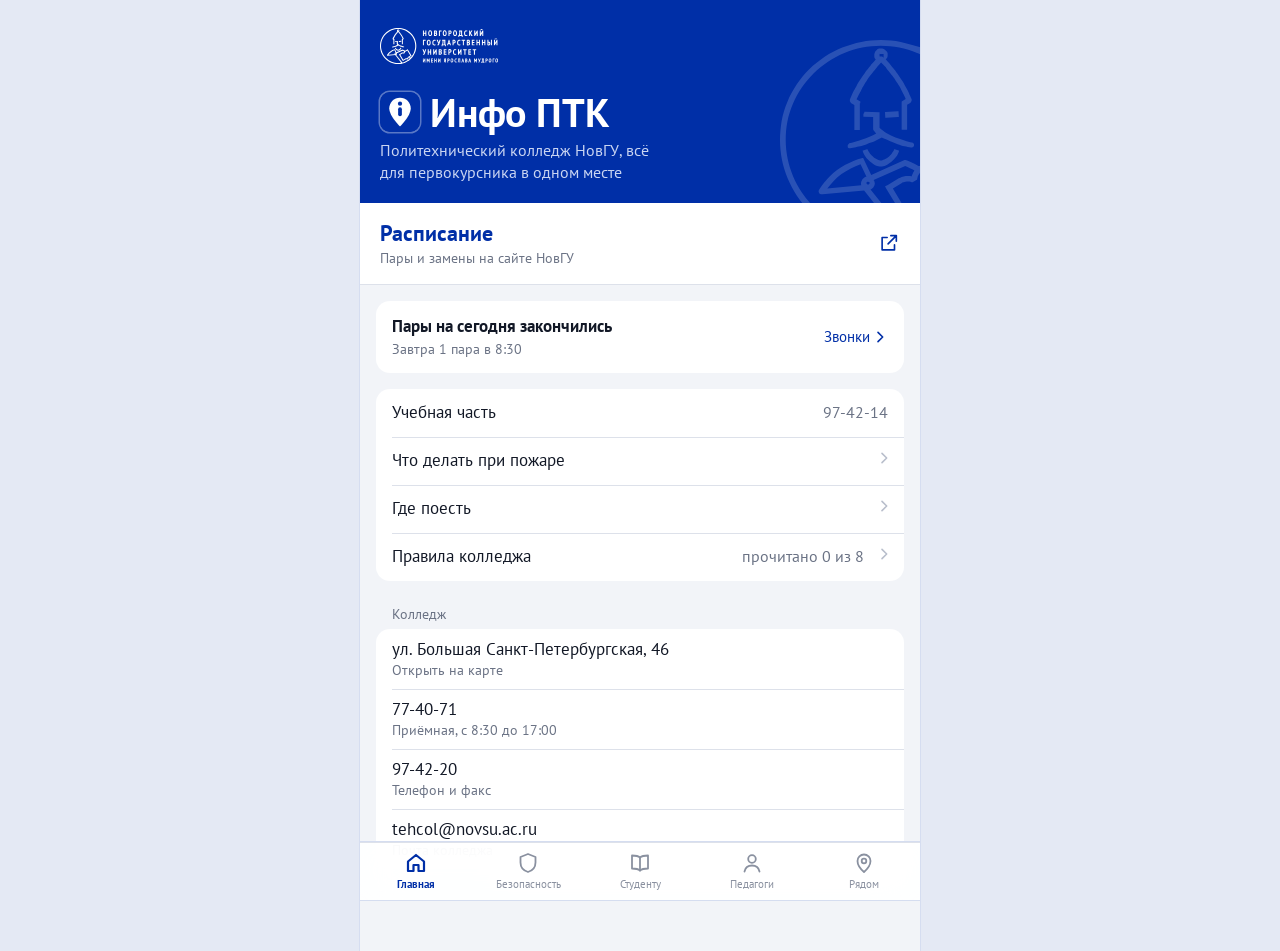
<file: index.html>
<!DOCTYPE html>
<html lang="ru">
<head>
  <meta charset="utf-8">
  <meta name="viewport" content="width=device-width, initial-scale=1, viewport-fit=cover">
  <meta name="theme-color" content="#002FA7">
  <!-- Защита: страница может грузить скрипты только свои и Telegram, картинки и шрифты — только свои -->
  <meta http-equiv="Content-Security-Policy" content="default-src 'self'; script-src 'self' https://telegram.org; style-src 'self' 'unsafe-inline'; img-src 'self' data:; font-src 'self'; connect-src 'self'; object-src 'none'; base-uri 'none'; form-action 'none'">
  <meta name="referrer" content="strict-origin-when-cross-origin">
  <title>Инфо ПТК — твой гид по колледжу</title>
  <link rel="icon" href="img/logo.svg">
  <link rel="preload" href="fonts/ptsans-400-cyrillic.woff2" as="font" type="font/woff2" crossorigin>
  <link rel="stylesheet" href="styles.css?v=202611031534">
</head>
<body>
  <div class="app">
    <!-- Главные экраны (вкладки) -->
    <main id="screens">
      <!-- Появляется, когда раздел открыт по ссылке (например, «Где поесть» с главной) -->
      <header class="detail-bar jump-bar" id="jumpBar" hidden>
        <button class="back" id="jumpBack">
          <svg viewBox="0 0 24 24" aria-hidden="true"><path d="M15 5l-7 7 7 7"/></svg>
          Назад
        </button>
      </header>
      <section class="screen" id="view-home"></section>
      <section class="screen" id="view-safety" hidden></section>
      <section class="screen" id="view-rules" hidden></section>
      <section class="screen" id="view-people" hidden></section>
      <section class="screen" id="view-nearby" hidden></section>
    </main>

    <!-- Экран подробностей: открывается поверх вкладки -->
    <section class="detail" id="detail" hidden>
      <header class="detail-bar">
        <button class="back" id="backBtn">
          <svg viewBox="0 0 24 24" aria-hidden="true"><path d="M15 5l-7 7 7 7"/></svg>
          Назад
        </button>
      </header>
      <div class="detail-body" id="detailBody"></div>
    </section>

    <nav class="tabs" role="tablist" aria-label="Разделы">
      <button role="tab" data-view="home" aria-selected="true">
        <svg viewBox="0 0 24 24" aria-hidden="true"><path d="M4 10.5L12 4l8 6.5V20h-5.5v-6h-5v6H4z"/></svg>
        <span>Главная</span>
      </button>
      <button role="tab" data-view="safety" aria-selected="false">
        <svg viewBox="0 0 24 24" aria-hidden="true"><path d="M12 3l7.5 3v5.5c0 4.6-3.2 8.2-7.5 9.5-4.3-1.3-7.5-4.9-7.5-9.5V6L12 3z"/></svg>
        <span>Безопасность</span>
      </button>
      <button role="tab" data-view="rules" aria-selected="false">
        <svg viewBox="0 0 24 24" aria-hidden="true"><path d="M12 6.5C10.3 5 7.8 4.5 4 4.5v13c3.8 0 6.3.5 8 2 1.7-1.5 4.2-2 8-2v-13c-3.8 0-6.3.5-8 2z"/><path d="M12 6.5v13"/></svg>
        <span>Студенту</span>
      </button>
      <button role="tab" data-view="people" aria-selected="false">
        <svg viewBox="0 0 24 24" aria-hidden="true"><circle cx="12" cy="8" r="3.8"/><path d="M4.5 20.5c.8-3.9 3.9-6 7.5-6s6.7 2.1 7.5 6"/></svg>
        <span>Педагоги</span>
      </button>
      <button role="tab" data-view="nearby" aria-selected="false">
        <svg viewBox="0 0 24 24" aria-hidden="true"><path d="M12 21s-6.5-5.6-6.5-11a6.5 6.5 0 0113 0c0 5.4-6.5 11-6.5 11z"/><circle cx="12" cy="10" r="2.3"/></svg>
        <span>Рядом</span>
      </button>
    </nav>
  </div>

  <script src="data.js?v=202611031534"></script>
  <script src="app.js?v=202611031534"></script>
</body>
</html>
</file>
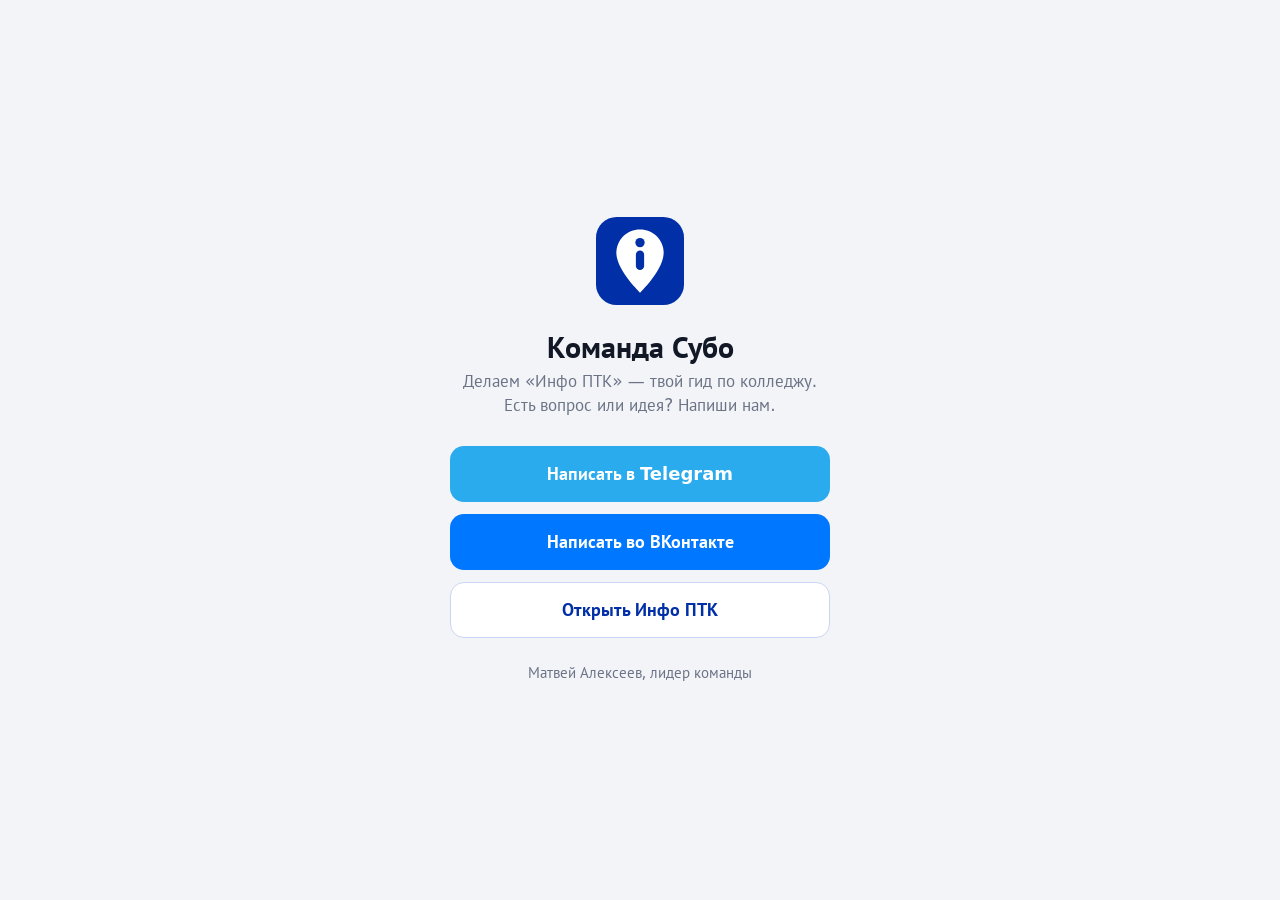
<file: team.html>
<!DOCTYPE html>
<html lang="ru">
<head>
  <meta charset="utf-8">
  <meta name="viewport" content="width=device-width, initial-scale=1, viewport-fit=cover">
  <meta name="theme-color" content="#002FA7">
  <!-- Страница для QR-кода «Связь с командой»: одна ссылка — два способа написать. Без скриптов. -->
  <meta http-equiv="Content-Security-Policy" content="default-src 'none'; style-src 'unsafe-inline'; img-src 'self'; font-src 'self'; base-uri 'none'; form-action 'none'">
  <title>Связь с командой Инфо ПТК</title>
  <link rel="icon" href="img/logo.svg">
  <style>
    @font-face { font-family: "PT Sans"; src: url(fonts/ptsans-400-cyrillic.woff2) format("woff2"); font-weight: 400; }
    @font-face { font-family: "PT Sans"; src: url(fonts/ptsans-700-cyrillic.woff2) format("woff2"); font-weight: 700; }
    * { box-sizing: border-box; }
    body {
      margin: 0; min-height: 100vh; display: flex; align-items: center; justify-content: center;
      background: #F2F4F8; color: #121826; font-family: "PT Sans", system-ui, sans-serif;
    }
    main { width: 100%; max-width: 420px; padding: 32px 20px; text-align: center; }
    .logo { width: 88px; height: 88px; }
    h1 { margin: 18px 0 4px; font-size: 30px; }
    p { margin: 0; color: #6B7385; font-size: 17px; line-height: 1.4; }
    .links { display: grid; gap: 12px; margin-top: 28px; }
    a.btn {
      display: flex; align-items: center; justify-content: center; gap: 10px; height: 56px;
      border-radius: 14px; font-size: 18px; font-weight: 700; text-decoration: none; color: #FFFFFF;
    }
    .tg { background: #2AABEE; }
    .vk { background: #0077FF; }
    .app { background: #FFFFFF; color: #002FA7 !important; border: 1.5px solid #C9D5F2; }
    .who { margin-top: 24px; font-size: 15px; }
  </style>
</head>
<body>
  <main>
    <img class="logo" src="img/logo.svg" alt="Инфо ПТК">
    <h1>Команда Субо</h1>
    <p>Делаем «Инфо ПТК» — твой гид по колледжу. Есть вопрос или идея? Напиши нам.</p>
    <div class="links">
      <a class="btn tg" href="https://t.me/tademmmm">Написать в Telegram</a>
      <a class="btn vk" href="https://vk.ru/mateualex">Написать во ВКонтакте</a>
      <a class="btn app" href="./">Открыть Инфо ПТК</a>
    </div>
    <p class="who">Матвей Алексеев, лидер команды</p>
  </main>
</body>
</html>
</file>
<file: styles.css>
/* Шрифт PT Sans (ParaType, лицензия OFL) лежит у нас — без запросов к Google */
@font-face {
  font-family: "PT Sans";
  font-style: normal;
  font-weight: 400;
  font-display: swap;
  src: url("fonts/ptsans-400-cyrillic.woff2") format("woff2");
  unicode-range: U+0301, U+0400-045F, U+0490-0491, U+04B0-04B1, U+2116;
}

@font-face {
  font-family: "PT Sans";
  font-style: normal;
  font-weight: 400;
  font-display: swap;
  src: url("fonts/ptsans-400-latin.woff2") format("woff2");
  unicode-range: U+0000-00FF, U+0131, U+0152-0153, U+02BB-02BC, U+02C6, U+02DA, U+02DC, U+0304, U+0308, U+0329, U+2000-206F, U+20AC, U+2122, U+2191, U+2193, U+2212, U+2215, U+FEFF, U+FFFD;
}

@font-face {
  font-family: "PT Sans";
  font-style: normal;
  font-weight: 700;
  font-display: swap;
  src: url("fonts/ptsans-700-cyrillic.woff2") format("woff2");
  unicode-range: U+0301, U+0400-045F, U+0490-0491, U+04B0-04B1, U+2116;
}

@font-face {
  font-family: "PT Sans";
  font-style: normal;
  font-weight: 700;
  font-display: swap;
  src: url("fonts/ptsans-700-latin.woff2") format("woff2");
  unicode-range: U+0000-00FF, U+0131, U+0152-0153, U+02BB-02BC, U+02C6, U+02DA, U+02DC, U+0304, U+0308, U+0329, U+2000-206F, U+20AC, U+2122, U+2191, U+2193, U+2212, U+2215, U+FEFF, U+FFFD;
}

/* Фирменный стиль НовГУ: синий International Klein Blue (#002FA7), белый, шрифт PT Sans.
   Внешний вид — как у обычного приложения на телефоне: синяя шапка, белые списки на светлом фоне. */
:root {
  --brand: #002FA7;
  --brand-dark: #00227A;
  --brand-tint: #E6ECF8;
  --page: #F2F4F8;
  --cell: #FFFFFF;
  --text: #121826;
  --hint: #6B7385;
  --sep: #DDE1EA;
  --fill: rgba(0, 47, 167, 0.07);
  --danger: #D3262E;
  --danger-tint: #FCE9EA;

  --tabs-h: 58px;
  font-family: "PT Sans", -apple-system, Roboto, "Segoe UI", sans-serif;
  color: var(--text);
  background: var(--page);
}

* { box-sizing: border-box; -webkit-tap-highlight-color: transparent; }

body {
  margin: 0;
  font-size: 17px;
  line-height: 1.35;
  background: var(--page);
  color: var(--text);
  -webkit-font-smoothing: antialiased;
}

h1, h2, p { margin: 0; }

a { color: inherit; text-decoration: none; }

button {
  font: inherit;
  color: inherit;
  background: none;
  border: 0;
  padding: 0;
  text-align: inherit;
  cursor: pointer;
}

:focus-visible { outline: 2px solid var(--brand); outline-offset: 2px; }

svg {
  width: 20px;
  height: 20px;
  fill: none;
  stroke: currentColor;
  stroke-width: 1.8;
  stroke-linecap: round;
  stroke-linejoin: round;
  flex: none;
}

.app {
  max-width: 560px;
  margin: 0 auto;
  padding: 0 16px calc(var(--tabs-h) + env(safe-area-inset-bottom) + 24px);
}

/* ---------- Синяя шапка экрана ---------- */

.band {
  margin: 0 -16px;
  padding: calc(env(safe-area-inset-top) + 28px) 20px 22px;
  background: var(--brand);
  color: #FFFFFF;
}

.band h1 {
    font-size: 34px;
  font-weight: 700;
  line-height: 1.05;
  letter-spacing: -0.005em;
}

.band p {
  margin-top: 6px;
  font-size: 16px;
  color: #C9D5F2;
}

.in-telegram .band { padding-top: 18px; }

/* Главная: как листовки НовГУ из брендбука — синее поле и крупный знак, уходящий за край */
.band-home {
  position: relative;
  overflow: hidden;
  padding-bottom: 20px;
}

.band-home .logo {
  display: block;
  height: 36px;
  margin-bottom: 28px;
}

.band-home .emblem {
  position: absolute;
  right: -60px;
  top: 40px;
  width: 200px;
  height: 200px;
  opacity: 0.16;
}

.band-home h1 { position: relative; font-size: 40px; line-height: 1; display: flex; align-items: center; gap: 10px; }
.app-mark { width: 40px; height: 40px; border-radius: 10px; box-shadow: 0 0 0 1.5px rgba(255, 255, 255, 0.35); }

.band-home p { position: relative; margin-top: 8px; max-width: 30ch; }

/* Расписание — самое нужное, поэтому отдельной белой полосой сразу под шапкой */
.schedule {
  display: flex;
  align-items: center;
  gap: 12px;
  margin: 0 -16px;
  padding: 16px 20px;
  background: var(--cell);
  border-bottom: 1px solid var(--sep);
  color: var(--brand);
}

.schedule-text { display: flex; flex-direction: column; flex: 1; }

.schedule b { font-size: 22px; }

.schedule-text span { font-size: 14px; color: var(--hint); }

.schedule svg { width: 22px; height: 22px; }

.schedule + .group { margin-top: 16px; }

.bar {
  display: flex;
  gap: 4px;
  margin: 14px 4px 0;
}

.bar i {
  flex: 1;
  height: 6px;
  border-radius: 2px;
  background: #D5DDF0;
  transition: background 0.3s ease;
}

.bar i.on { background: var(--brand); }

/* ---------- Сгруппированный список ---------- */

.group-caption {
  margin: 24px 16px 6px;
  font-size: 14px;
  font-weight: 400;
  color: var(--hint);
}

.group {
  background: var(--cell);
  border-radius: 14px;
  overflow: hidden;
}

.band + .group { margin-top: 16px; }

.group-footer {
  margin: 6px 16px 0;
  font-size: 13px;
  color: var(--hint);
}

.group-footer.center { text-align: center; }

.row {
  position: relative;
  display: flex;
  align-items: center;
  gap: 12px;
  width: 100%;
  min-height: 48px;
  padding: 9px 16px;
}

/* Разделитель начинается после иконки, как в iOS */
.row + .row::before {
  content: "";
  position: absolute;
  top: 0;
  right: 0;
  left: 16px;
  border-top: 1px solid var(--sep);
}

.row.has-lead + .row::before { left: 60px; }

.row.is-tappable:active { background: var(--fill); }

.row-icon {
  display: grid;
  place-items: center;
  width: 32px;
  height: 32px;
  border-radius: 9px;
  background: var(--brand-tint);
  color: var(--brand);
  flex: none;
}

.row-icon svg { width: 19px; height: 19px; stroke-width: 2; }

/* Цвет несёт смысл: красный — опасность и экстренные звонки, всё остальное — фирменный синий */
.c-red { background: var(--danger-tint); color: var(--danger); }
.c-gray { background: #ECEEF2; color: #5C6475; }

.avatar {
  display: grid;
  place-items: center;
  width: 32px;
  height: 32px;
  border-radius: 50%;
  background: var(--brand-tint);
  color: var(--brand);
  font-size: 13px;
  font-weight: 700;
  flex: none;
}

.avatar-photo { object-fit: cover; object-position: 50% 25%; background: var(--brand-tint); }

.avatar.is-strong { background: var(--brand); color: #FFFFFF; }

.avatar-drawn { overflow: hidden; }
.avatar-drawn svg { display: block; width: 100%; height: 100%; stroke: none; }

/* Номер кабинета — как табличка на двери */
.plate {
  padding: 1px 7px;
  border: 1.5px solid var(--brand);
  border-radius: 4px;
  color: var(--brand);
    font-weight: 700;
  font-size: 15px;
  font-variant-numeric: tabular-nums;
}

/* Аудитория по расписанию, а не кабинет из справочника: «~303», рамка пунктиром */
.plate.is-approx { border-style: dashed; font-weight: 400; }

.thumb {
  width: 32px;
  height: 32px;
  border-radius: 9px;
  object-fit: cover;
  flex: none;
}

.row-main {
  display: flex;
  flex-direction: column;
  min-width: 0;
  flex: 1;
}

.row-title { font-size: 17px; }

.row-sub {
  font-size: 14px;
  color: var(--hint);
  overflow: hidden;
  text-overflow: ellipsis;
  display: -webkit-box;
  -webkit-line-clamp: 2;
  -webkit-box-orient: vertical;
}

.row-value {
  color: var(--hint);
  font-size: 16px;
  text-align: right;
  font-variant-numeric: tabular-nums;
}

.row-action { color: var(--brand); font-weight: 700; font-size: 16px; }

.row-icon.c-red ~ .row-action { color: var(--danger); }

.row-check { color: var(--brand); }

.row-check svg { width: 22px; height: 22px; stroke-width: 2.4; }

.row-chevron { color: #B9BFCC; margin-right: -4px; }

.row-chevron svg { width: 16px; height: 16px; stroke-width: 2.4; }

/* ---------- Поиск, фильтры, переключатель ---------- */

.search {
  display: flex;
  align-items: center;
  gap: 6px;
  margin-top: 16px;
  padding: 0 12px;
  height: 42px;
  border-radius: 12px;
  background: var(--cell);
  color: var(--hint);
}

.search svg { width: 18px; height: 18px; }

.search input {
  flex: 1;
  min-width: 0;
  border: 0;
  background: none;
  font: inherit;
  color: var(--text);
  outline: none;
}

.search input::placeholder { color: var(--hint); }

.segments {
  display: flex;
  gap: 8px;
  margin: 12px -16px 0;
  padding: 0 16px;
  overflow-x: auto;
  scrollbar-width: none;
}

.segment {
  padding: 7px 14px;
  border-radius: 999px;
  background: var(--cell);
  font-size: 15px;
  white-space: nowrap;
}

.segment[aria-pressed="true"] { background: var(--brand); color: #FFFFFF; }

.switch {
  display: grid;
  grid-template-columns: 1fr 1fr;
  gap: 4px;
  margin-top: 16px;
  padding: 4px;
  border-radius: 12px;
  background: #E3E8F2;
}

.switch-btn {
  display: flex;
  align-items: center;
  justify-content: center;
  gap: 6px;
  height: 38px;
  border-radius: 9px;
  font-weight: 700;
  color: var(--hint);
}

.switch-btn svg { width: 18px; height: 18px; }

.switch-btn[aria-pressed="true"] {
  background: var(--cell);
  color: var(--brand);
  box-shadow: 0 1px 3px rgba(0, 34, 122, 0.12);
}

.empty {
  margin-top: 40px;
  text-align: center;
  color: var(--hint);
}

/* ---------- Экран подробностей ---------- */


.detail-bar {
  position: sticky;
  top: 0;
  z-index: 2;
  margin: 0 -16px;
  padding: calc(env(safe-area-inset-top) + 10px) 8px 10px;
  background: var(--brand);
}

.in-telegram .detail-bar { display: none; }

.back {
  display: inline-flex;
  align-items: center;
  gap: 2px;
  color: #FFFFFF;
}

.back svg { width: 24px; height: 24px; stroke-width: 2.2; }

.detail-hero {
  display: flex;
  flex-direction: column;
  align-items: center;
  gap: 8px;
  padding: 22px 8px 4px;
  text-align: center;
}

.detail-hero h1, .detail-title {
    font-size: 28px;
  font-weight: 700;
  line-height: 1.1;
}

.detail-title { margin: 18px 4px 0; }

.detail-hero p { color: var(--hint); font-size: 16px; max-width: 34ch; }

.row-icon.big, .avatar.big { width: 64px; height: 64px; border-radius: 18px; }

.avatar.big { border-radius: 50%; font-size: 24px; }

.row-icon.big svg { width: 34px; height: 34px; }

.hero-photo {
  display: block;
  width: calc(100% + 32px);
  margin: 0 -16px;
  aspect-ratio: 4 / 3;
  object-fit: cover;
}

.detail-hero + .group, .detail-text + .group { margin-top: 20px; }

.group + .group { margin-top: 16px; }

.detail-text {
  margin: 14px 4px 0;
  font-size: 17px;
  line-height: 1.5;
}

.detail-hero + .detail-text { margin-top: 20px; }

.steps {
  margin: 0;
  padding: 0;
  list-style: none;
  counter-reset: step;
  background: var(--cell);
  border-radius: 14px;
}

.steps li {
  counter-increment: step;
  position: relative;
  padding: 12px 16px 12px 52px;
  line-height: 1.45;
}

.steps li + li { border-top: 1px solid var(--sep); }

.steps li::before {
  content: counter(step);
  position: absolute;
  left: 16px;
  top: 13px;
  width: 24px;
  height: 24px;
  border-radius: 50%;
  background: var(--brand-tint);
  color: var(--brand);
  font-size: 14px;
  font-weight: 700;
  text-align: center;
  line-height: 24px;
}

.points {
  margin: 16px 0 0;
  padding: 0;
  list-style: none;
  background: var(--cell);
  border-radius: 14px;
}

.points li {
  position: relative;
  padding: 12px 16px 12px 34px;
  line-height: 1.45;
}

.points li + li { border-top: 1px solid var(--sep); }

.points li::before {
  content: "";
  position: absolute;
  left: 16px;
  top: 21px;
  width: 6px;
  height: 6px;
  border-radius: 50%;
  background: var(--brand);
}

.points .ask {
  display: block;
  margin-top: 4px;
  font-size: 13px;
  color: var(--hint);
}

.rule-source {
  margin: 10px 4px 0;
  font-size: 13px;
  line-height: 1.4;
  color: var(--hint);
}

.primary {
  display: flex;
  align-items: center;
  justify-content: center;
  gap: 6px;
  width: 100%;
  height: 52px;
  margin-top: 28px;
  border-radius: 14px;
  background: var(--brand);
  color: #FFFFFF;
  font-weight: 700;
}

.primary.is-done { background: var(--brand-tint); color: var(--brand); }

.primary svg { stroke-width: 2.4; }

/* ---------- Нижнее меню ---------- */

.tabs {
  position: fixed;
  left: 0;
  right: 0;
  bottom: 0;
  z-index: 3;
  display: grid;
  grid-template-columns: repeat(5, 1fr);
  max-width: 560px;
  margin: 0 auto;
  height: calc(var(--tabs-h) + env(safe-area-inset-bottom));
  padding-bottom: env(safe-area-inset-bottom);
  background: rgba(255, 255, 255, 0.92);
  backdrop-filter: blur(20px);
  -webkit-backdrop-filter: blur(20px);
  border-top: 1px solid var(--sep);
}

.tabs[hidden] { display: none; }

.tabs button {
  display: flex;
  flex-direction: column;
  align-items: center;
  justify-content: center;
  gap: 2px;
  font-size: 11px;
  color: #8A91A0;
}

.tabs svg { width: 24px; height: 24px; }

.tabs button[aria-selected="true"] { color: var(--brand); font-weight: 700; }

.tabs button[aria-selected="true"] svg { stroke-width: 2.2; }

/* ---------- Первокурснику: звонки, чек-лист, словарик ---------- */

/* Карточка «Сейчас»: какая пара идёт, сколько до перемены */
.now {
  display: flex;
  align-items: center;
  gap: 12px;
  width: 100%;
  margin-top: 16px;
  padding: 14px 16px;
  border-radius: 14px;
  background: var(--cell);
}

.now-text { display: flex; flex-direction: column; flex: 1; min-width: 0; }

.now-text b { font-size: 17px; }

.now-text > span { margin-top: 2px; font-size: 14px; color: var(--hint); }

.now-bar {
  display: block;
  height: 4px;
  margin-top: 10px;
  border-radius: 2px;
  background: #D5DDF0;
  overflow: hidden;
}

.now-bar i { display: block; height: 100%; background: var(--brand); }

.now-link {
  display: flex;
  align-items: center;
  gap: 2px;
  color: var(--brand);
  font-size: 15px;
  white-space: nowrap;
}

.now-link svg { width: 16px; height: 16px; stroke-width: 2.4; }

.now + .group { margin-top: 16px; }


/* Звонки */
.bells { margin-top: 18px; }

.bell {
  display: flex;
  align-items: center;
  gap: 14px;
  padding: 12px 16px;
}

.bell + .bell { border-top: 1px solid var(--sep); }

.bell-n {
  display: grid;
  place-items: center;
  width: 32px;
  height: 32px;
  border-radius: 50%;
  background: var(--brand-tint);
  color: var(--brand);
  font-weight: 700;
  flex: none;
}

.bell-n svg { width: 18px; height: 18px; }

.bell-main { display: flex; flex-direction: column; flex: 1; min-width: 0; }

.bell-main b { font-size: 18px; font-variant-numeric: tabular-nums; }

.bell-main span { font-size: 14px; color: var(--hint); }

.bell.is-now .bell-n { background: var(--brand); color: #FFFFFF; }

.bell-tag { color: var(--brand); font-size: 14px; font-weight: 700; }

.bell-lunch { background: #F7F9FD; }

/* Чек-лист */
.checklist { margin-top: 16px; }

.check-row {
  position: relative;
  display: flex;
  align-items: center;
  gap: 12px;
  padding: 10px 12px 10px 14px;
}

.check-row + .check-row { border-top: 1px solid var(--sep); }

.check {
  display: grid;
  place-items: center;
  width: 30px;
  height: 30px;
  border: 2px solid #C3CBDB;
  border-radius: 50%;
  color: transparent;
  flex: none;
}

.check svg { width: 16px; height: 16px; stroke-width: 3; }

.check.is-on { border-color: var(--brand); background: var(--brand); color: #FFFFFF; }

.check-go {
  display: grid;
  place-items: center;
  width: 36px;
  height: 36px;
  margin-right: -6px;
  color: #B9BFCC;
}

.check-go svg { width: 16px; height: 16px; stroke-width: 2.4; }

.checklist .row-sub { -webkit-line-clamp: 3; }

/* Словарик */
.glossary { margin-top: 18px; }

.term + .term { border-top: 1px solid var(--sep); }

.term summary {
  display: flex;
  align-items: center;
  justify-content: space-between;
  gap: 12px;
  min-height: 50px;
  padding: 10px 16px;
  font-size: 17px;
  list-style: none;
  cursor: pointer;
}

.term summary::-webkit-details-marker { display: none; }

.term summary svg { width: 16px; height: 16px; stroke-width: 2.4; color: #B9BFCC; transition: transform 0.2s ease; }

.term[open] summary svg { transform: rotate(90deg); }

.term[open] summary span { color: var(--brand); font-weight: 700; }

.term p { padding: 0 16px 14px; color: var(--text); line-height: 1.5; }

.avatar.big.avatar-photo, .avatar.big.avatar-drawn { width: 104px; height: 104px; }

@media (prefers-reduced-motion: reduce) {
  * { transition: none !important; }
}

/* Подсказка внизу экрана (например, «Номер скопирован») */
.toast {
  position: fixed;
  left: 16px;
  right: 16px;
  bottom: calc(var(--tabs-h) + 16px + env(safe-area-inset-bottom));
  z-index: 50;
  max-width: 420px;
  margin: 0 auto;
  padding: 12px 16px;
  border-radius: 12px;
  background: var(--text);
  color: #FFFFFF;
  font-size: 15px;
  line-height: 1.4;
  text-align: center;
  opacity: 0;
  transform: translateY(8px);
  pointer-events: none;
  transition: opacity 0.2s ease, transform 0.2s ease;
}

.toast.is-shown { opacity: 1; transform: none; }

@media (prefers-reduced-motion: reduce) { .toast { transition: none; } }
.check-row .row-main { cursor: pointer; }

/* ---------- Широкие экраны ---------- */

/* В Telegram и ВКонтакте на компьютере окно бывает шире 560px — растягиваем на всю ширину, без полос по бокам */
.in-telegram .app,
.in-telegram .tabs,
.in-vk .app,
.in-vk .tabs { max-width: none; }

/* В браузере на компьютере — колонка как экран телефона, фон вокруг заметно отличается */
@media (min-width: 600px) {
  body:not(.in-telegram):not(.in-vk) { background: #E4E9F4; }
  body:not(.in-telegram):not(.in-vk) .app {
    min-height: 100vh;
    background: var(--page);
    box-shadow: 0 0 0 1px #D5DDF0;
  }
  body:not(.in-telegram):not(.in-vk) .tabs { box-shadow: 0 0 0 1px #D5DDF0; }
}

/* ---------- «Назад» после перехода в раздел по ссылке ---------- */
.jump-bar:not([hidden]) ~ .screen .band { padding-top: 18px; }

/* ---------- Карточка педагога: пояснение ---------- */
.person-extra {
  margin: 16px 4px 0;
  font-size: 15px;
  line-height: 1.45;
  color: var(--text);
}
.person-extra + .group { margin-top: 14px; }

/* Правило: номер в списке */
.rule-pos { margin: 18px 4px 0; font-size: 14px; color: var(--hint); }
.rule-pos + .detail-title { margin-top: 4px; }

.bar.bar-tight { margin: 4px 4px 10px; }

/* «Важное»: главные цифры крупно в начале экрана */
.facts {
  display: flex;
  flex-wrap: wrap;
  gap: 8px;
  margin-top: 16px;
}
.fact {
  flex: 1 1 140px;
  padding: 12px 14px;
  border-radius: 14px;
  background: var(--cell);
}
.fact b {
  display: block;
  font-size: 20px;
  line-height: 1.15;
  color: var(--brand);
  overflow-wrap: anywhere;
}
.fact span { display: block; margin-top: 2px; font-size: 13px; color: var(--hint); }

/* ---------- Рядом: главное место, подсказка, время пешком ---------- */

.place-hero {
  position: relative;
  display: block;
  width: 100%;
  margin-top: 16px;
  border-radius: 14px;
  overflow: hidden;
  background: var(--cell);
  text-align: left;
}

.place-hero img {
  display: block;
  width: 100%;
  aspect-ratio: 16 / 9;
  object-fit: cover;
}

.place-hero-text {
  display: flex;
  flex-direction: column;
  gap: 2px;
  padding: 12px 16px 14px;
}

.place-hero-text b { font-size: 20px; color: var(--brand); }

.place-hero-text > span:last-child { font-size: 15px; color: var(--hint); }

.place-hero-where { font-size: 14px; color: var(--hint); margin-bottom: 4px; }

.place-hero:active { opacity: 0.85; }

.place-tip { margin-top: 12px; text-align: left; }
</file>
